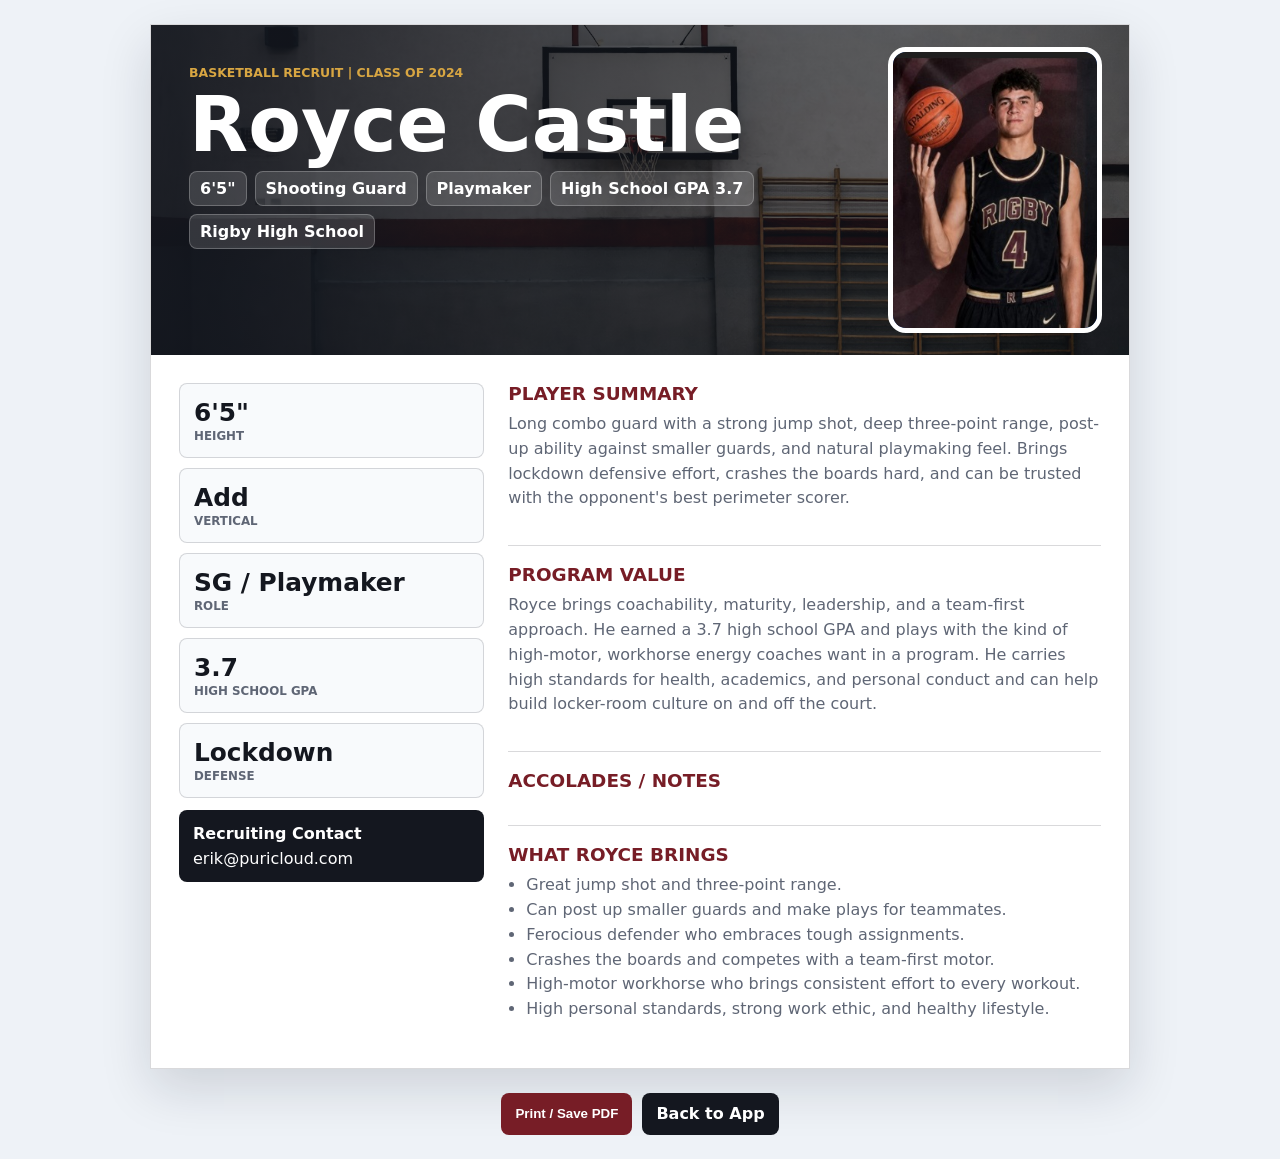
<file: royce-recruiting/flyer.html>
<!doctype html>
<html lang="en">
  <head>
    <meta charset="utf-8">
    <meta name="viewport" content="width=device-width, initial-scale=1">
    <title>Royce Castle Recruiting Profile</title>
    <link rel="icon" href="data:,">
    <style>
      :root {
        --ink: #14171f;
        --muted: #5f6675;
        --brand: #771d26;
        --blue: #2454a6;
        --gold: #d8a642;
        --line: rgba(20, 23, 31, 0.16);
        font-family: Inter, ui-sans-serif, system-ui, -apple-system, BlinkMacSystemFont, "Segoe UI", sans-serif;
      }

      * {
        box-sizing: border-box;
      }

      body {
        margin: 0;
        background: #eef2f7;
        color: var(--ink);
      }

      main {
        width: min(980px, calc(100vw - 28px));
        margin: 24px auto;
        background: #ffffff;
        border: 1px solid var(--line);
        box-shadow: 0 20px 48px rgba(17, 24, 39, 0.14);
      }

      .hero {
        display: grid;
        grid-template-columns: minmax(0, 1fr) 268px;
        min-height: 310px;
        color: #ffffff;
        background:
          linear-gradient(90deg, rgba(20, 23, 31, 0.92), rgba(20, 23, 31, 0.52)),
          url("assets/basketball-court.jpg") center / cover;
      }

      .hero-copy {
        padding: 38px;
      }

      .eyebrow {
        margin: 0 0 8px;
        color: var(--gold);
        font-size: 0.78rem;
        font-weight: 900;
        text-transform: uppercase;
        letter-spacing: 0;
      }

      h1,
      h2,
      h3,
      p {
        margin-top: 0;
      }

      h1 {
        margin-bottom: 12px;
        font-size: 4.8rem;
        line-height: 0.9;
        letter-spacing: 0;
      }

      .tags {
        display: flex;
        flex-wrap: wrap;
        gap: 8px;
      }

      .tags span {
        padding: 7px 10px;
        border-radius: 8px;
        background: rgba(255, 255, 255, 0.14);
        border: 1px solid rgba(255, 255, 255, 0.24);
        font-weight: 900;
      }

      .photo-box {
        display: grid;
        place-items: center;
        padding: 22px;
      }

      .photo-frame {
        display: grid;
        place-items: center;
        width: 214px;
        height: 286px;
        overflow: hidden;
        border-radius: 18px;
        background: var(--blue);
        border: 5px solid #ffffff;
        color: #ffffff;
        font-size: 3rem;
        font-weight: 950;
      }

      .photo-frame img {
        display: block;
        width: 100%;
        height: 100%;
        object-fit: cover;
        object-position: 50% 20%;
      }

      .body {
        display: grid;
        grid-template-columns: 0.34fr 0.66fr;
        gap: 24px;
        padding: 28px;
      }

      .stat-grid {
        display: grid;
        gap: 10px;
      }

      .stat {
        padding: 14px;
        border-radius: 8px;
        border: 1px solid var(--line);
        background: #f8fafc;
      }

      .stat strong,
      .stat span {
        display: block;
      }

      .stat strong {
        font-size: 1.55rem;
      }

      .stat span {
        margin-top: 2px;
        color: var(--muted);
        font-weight: 800;
        text-transform: uppercase;
        font-size: 0.74rem;
      }

      section {
        padding: 18px 0;
        border-bottom: 1px solid var(--line);
      }

      section:first-child {
        padding-top: 0;
      }

      section:last-child {
        border-bottom: 0;
      }

      h2 {
        margin-bottom: 8px;
        color: var(--brand);
        font-size: 1.15rem;
        text-transform: uppercase;
        letter-spacing: 0;
      }

      p,
      li {
        color: var(--muted);
        line-height: 1.55;
      }

      ul {
        margin: 0;
        padding-left: 18px;
      }

      .contact-line {
        display: grid;
        gap: 6px;
        margin-top: 12px;
        padding: 14px;
        border-radius: 8px;
        background: var(--ink);
        color: #ffffff;
      }

      .contact-line span {
        color: #ffffff;
      }

      .actions {
        display: flex;
        gap: 10px;
        justify-content: center;
        margin: 0 auto 24px;
      }

      button,
      a {
        display: inline-flex;
        min-height: 42px;
        align-items: center;
        justify-content: center;
        border-radius: 8px;
        border: 0;
        padding: 10px 14px;
        background: var(--brand);
        color: #ffffff;
        font-weight: 900;
        text-decoration: none;
        cursor: pointer;
      }

      a {
        background: var(--ink);
      }

      @media print {
        body {
          background: #ffffff;
        }

        main {
          width: 100%;
          margin: 0;
          box-shadow: none;
          border: 0;
        }

        .actions {
          display: none;
        }
      }

      @media (max-width: 760px) {
        .hero,
        .body {
          grid-template-columns: 1fr;
        }

        h1 {
          font-size: 3rem;
        }

        .hero-copy {
          padding: 30px 24px 18px;
        }

        .tags {
          display: grid;
          grid-template-columns: 1fr;
          width: min(320px, 100%);
        }

        .tags span {
          min-width: 0;
          text-align: center;
          overflow-wrap: anywhere;
        }
      }
    </style>
  </head>
  <body>
    <main>
      <header class="hero">
        <div class="hero-copy">
          <p class="eyebrow">Basketball Recruit | Class of <span data-field="graduationYear">2024</span></p>
          <h1 data-field="name">Royce Castle</h1>
          <div class="tags">
            <span data-field="height">6'5"</span>
            <span data-field="primaryPosition">Shooting Guard</span>
            <span data-field="secondaryPosition">Playmaker</span>
            <span data-field="gpaTag">High School GPA 3.7</span>
            <span>Rigby High School</span>
          </div>
        </div>
        <div class="photo-box">
          <div class="photo-frame">
            <img id="profile-photo" alt="Royce Castle" hidden>
            <span id="photo-placeholder">RC</span>
          </div>
        </div>
      </header>

      <div class="body">
        <aside>
          <div class="stat-grid">
            <div class="stat"><strong data-field="height">6'5"</strong><span>Height</span></div>
            <div class="stat"><strong id="vertical">Add</strong><span>Vertical</span></div>
            <div class="stat"><strong>SG / Playmaker</strong><span>Role</span></div>
            <div class="stat"><strong data-field="gpa">3.7</strong><span>High School GPA</span></div>
            <div class="stat"><strong>Lockdown</strong><span>Defense</span></div>
          </div>
          <div class="contact-line">
            <strong>Recruiting Contact</strong>
            <span id="from-email">erik@puricloud.com</span>
          </div>
        </aside>

        <article>
          <section>
            <h2>Player Summary</h2>
            <p data-field="style"></p>
          </section>
          <section>
            <h2>Program Value</h2>
            <p data-field="value"></p>
          </section>
          <section>
            <h2>Accolades / Notes</h2>
            <p data-field="accolades"></p>
          </section>
          <section>
            <h2>What Royce Brings</h2>
            <ul>
              <li>Great jump shot and three-point range.</li>
              <li>Can post up smaller guards and make plays for teammates.</li>
              <li>Ferocious defender who embraces tough assignments.</li>
              <li>Crashes the boards and competes with a team-first motor.</li>
              <li>High-motor workhorse who brings consistent effort to every workout.</li>
              <li>High personal standards, strong work ethic, and healthy lifestyle.</li>
            </ul>
          </section>
        </article>
      </div>
    </main>
    <div class="actions">
      <button type="button" onclick="window.print()">Print / Save PDF</button>
      <a href="index.html">Back to App</a>
    </div>

    <script>
      const APP_KEY = "royceCastleRecruitingStudio.v3";
      const STANDALONE_KEY = "royceCastleRecruitingStudio.standalone.v1";
      const saved = JSON.parse(localStorage.getItem(APP_KEY) || "{}");
      const standalone = JSON.parse(localStorage.getItem(STANDALONE_KEY) || "{}");
      const athlete = saved.athlete || standalone || {};
      const settings = saved.settings || { fromEmail: standalone.fromEmail };
      const secondaryRole = athlete.secondaryPosition || athlete.secondary;
      const normalizedSecondary = secondaryRole === "Point Guard" ? "Playmaker" : secondaryRole || "Playmaker";
      const defaultStyle =
        "Long combo guard with a strong jump shot, deep three-point range, post-up ability against smaller guards, and natural playmaking feel. Brings lockdown defensive effort, crashes the boards hard, and can be trusted with the opponent's best perimeter scorer.";
      const defaultValue =
        "Royce brings coachability, maturity, leadership, and a team-first approach. He earned a 3.7 high school GPA and plays with the kind of high-motor, workhorse energy coaches want in a program. He carries high standards for health, academics, and personal conduct and can help build locker-room culture on and off the court.";
      const styleText = athlete.style || defaultStyle;
      const valueText = athlete.value || defaultValue;
      const fieldFallbacks = {
        name: athlete.name || "Royce Castle",
        graduationYear: athlete.graduationYear || athlete.grad || "2024",
        height: athlete.height || "6'5\"",
        primaryPosition: athlete.primaryPosition || athlete.position || "Shooting Guard",
        secondaryPosition: normalizedSecondary,
        gpa: athlete.gpa || "3.7",
        gpaTag: `High School GPA ${athlete.gpa || "3.7"}`,
        style: styleText.includes("fluent Spanish") || styleText.includes("Ecuador") ? defaultStyle : styleText,
        value: valueText.includes("fluent Spanish") || valueText.includes("Ecuador") ? defaultValue : valueText,
        accolades: athlete.accolades
      };
      document.querySelectorAll("[data-field]").forEach((node) => {
        const value = fieldFallbacks[node.dataset.field] || athlete[node.dataset.field];
        if (value) node.textContent = value;
      });
      document.querySelector("#vertical").textContent = athlete.vertical || athlete.weight || "Add";
      document.querySelector("#from-email").textContent = settings.fromEmail || "erik@puricloud.com";
      const profilePhoto = athlete.photoData || athlete.photoUrl || "assets/royce-castle-rcastle.jpg";
      if (profilePhoto) {
        document.querySelector("#profile-photo").src = profilePhoto;
        document.querySelector("#profile-photo").hidden = false;
        document.querySelector("#photo-placeholder").hidden = true;
      }
    </script>
  </body>
</html>
</file>
